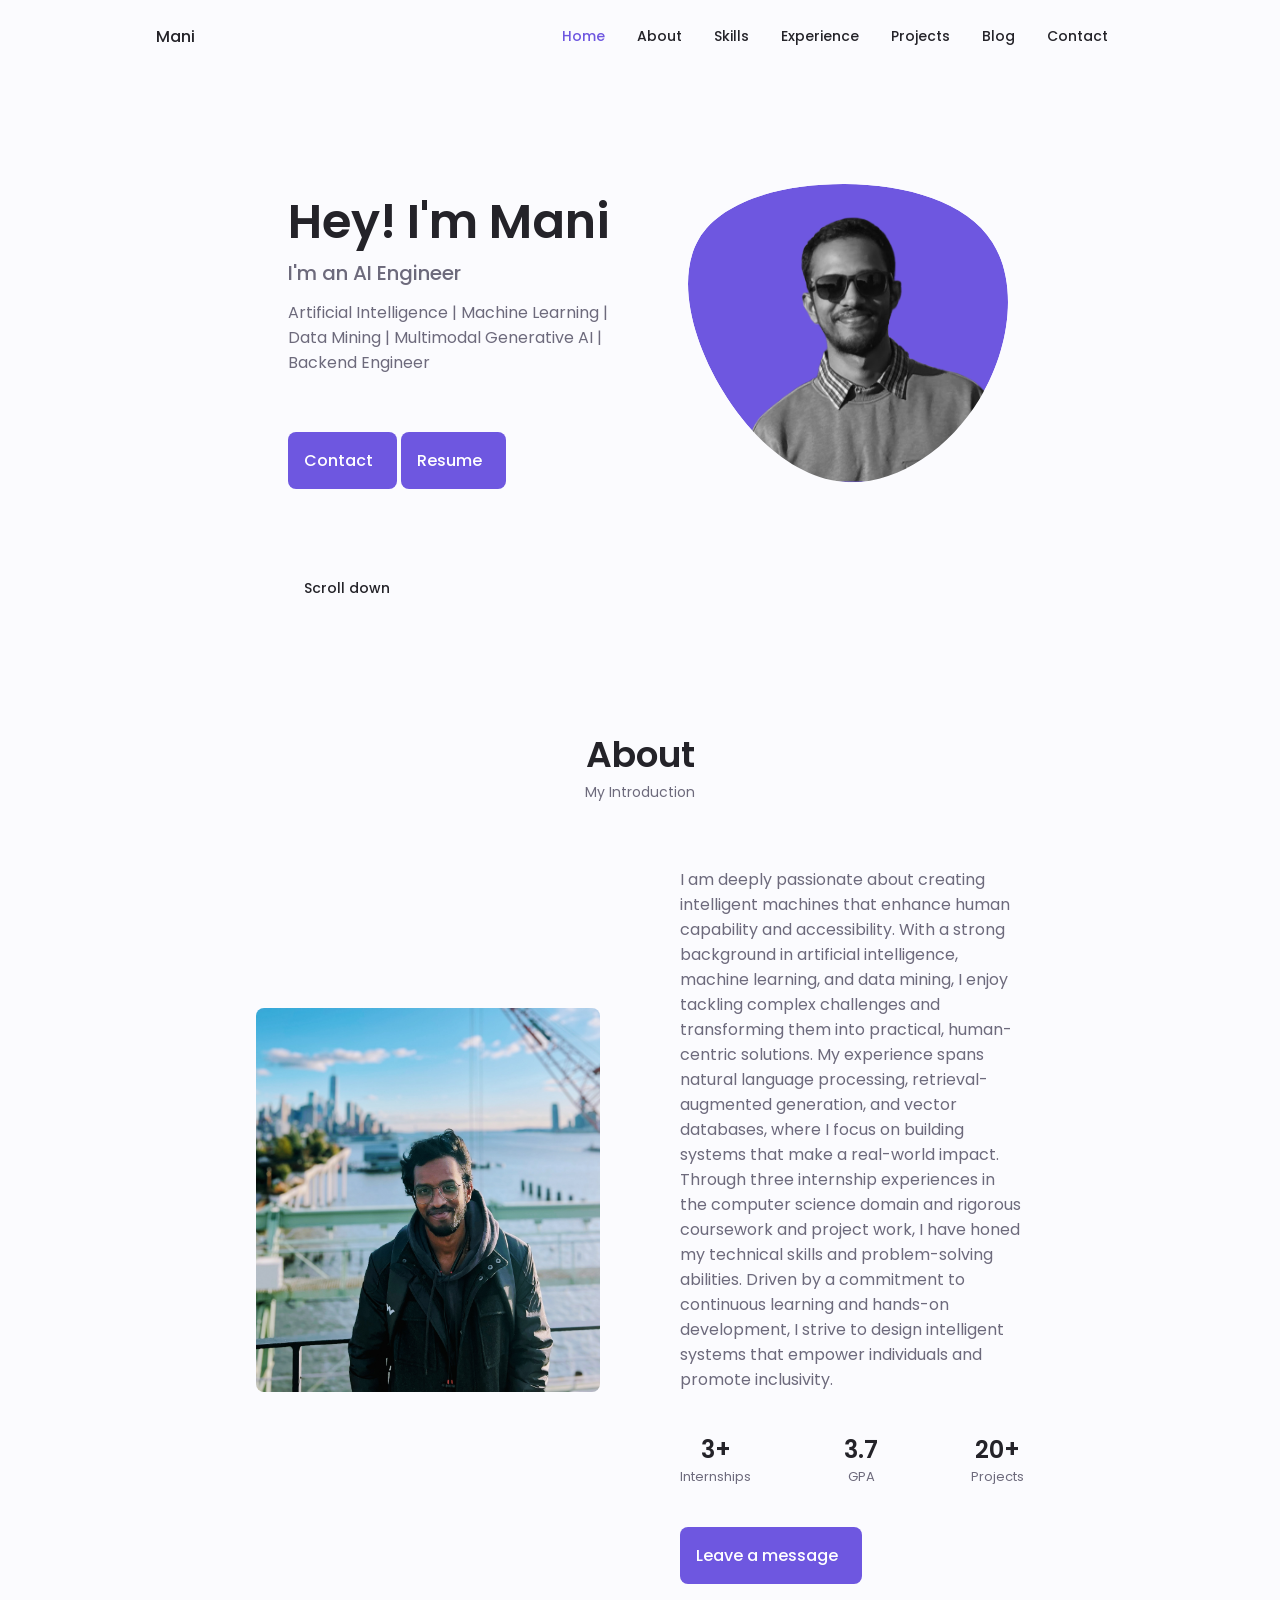
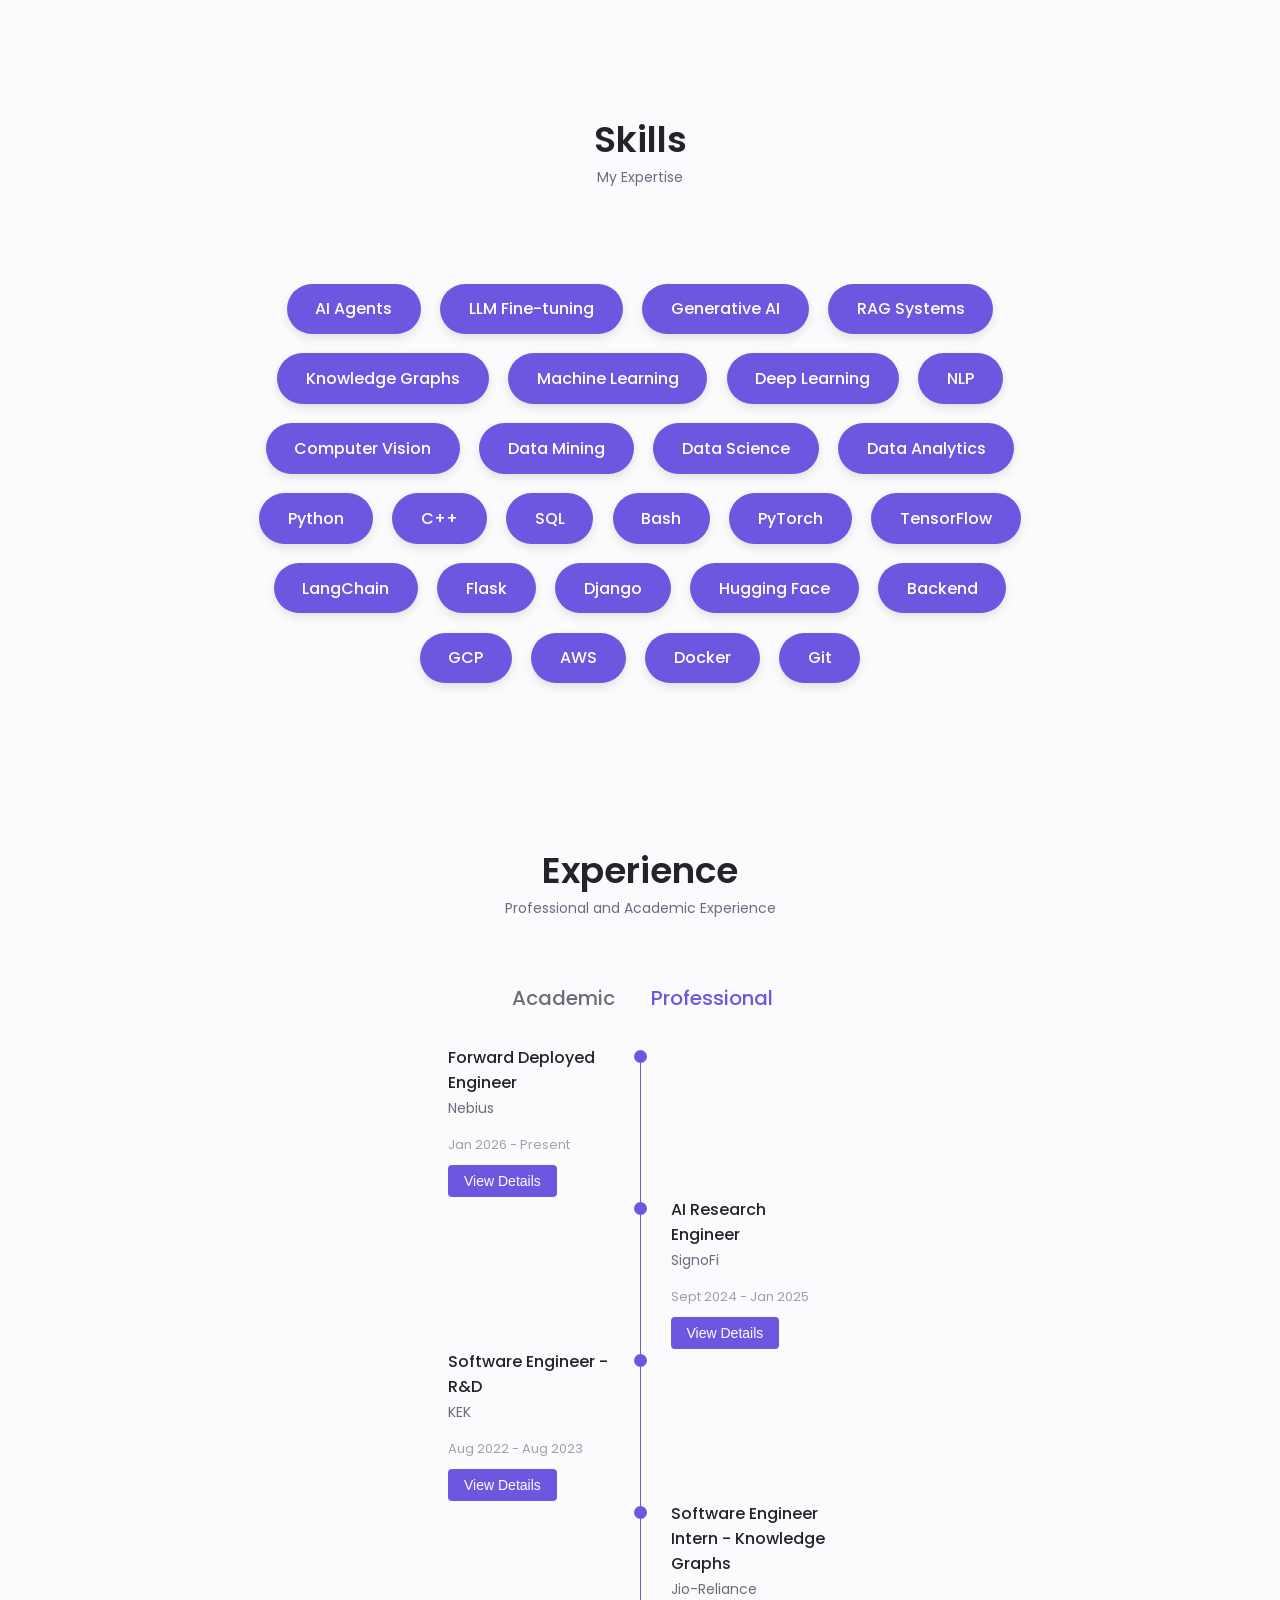
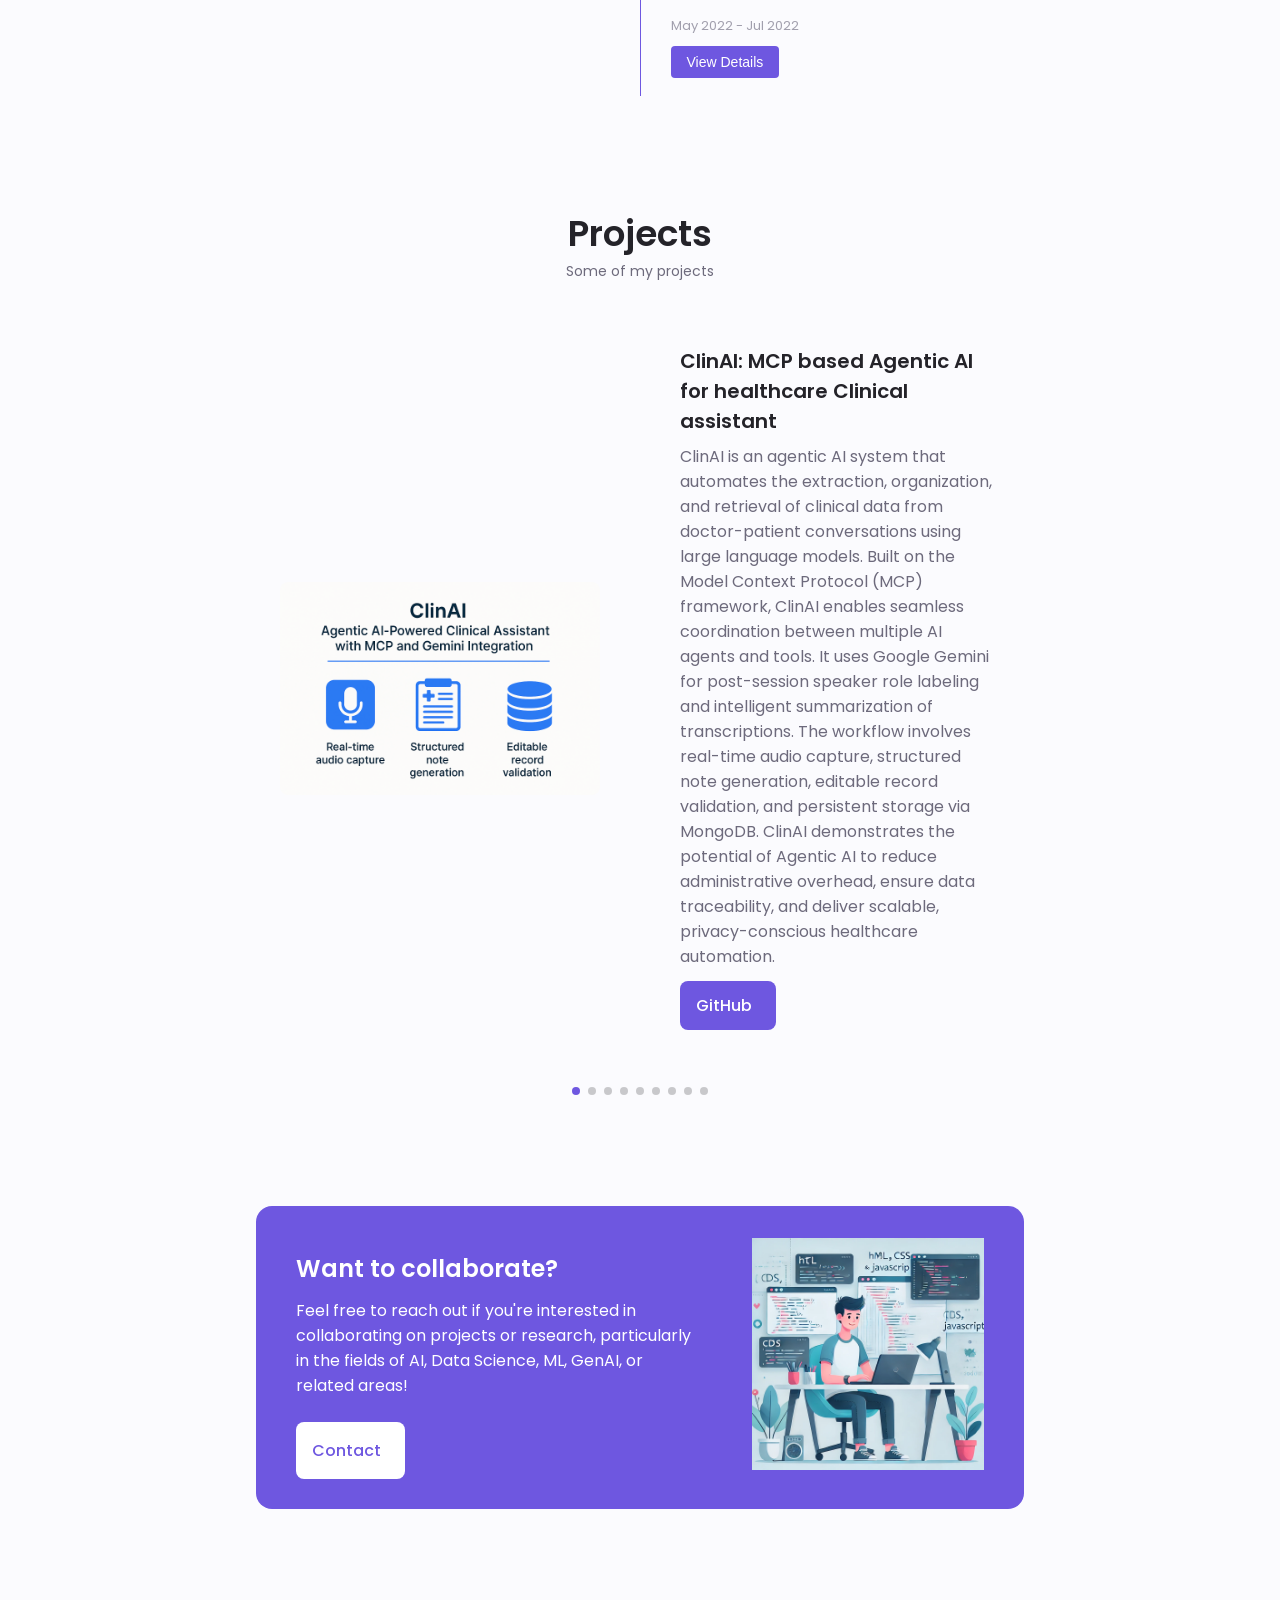
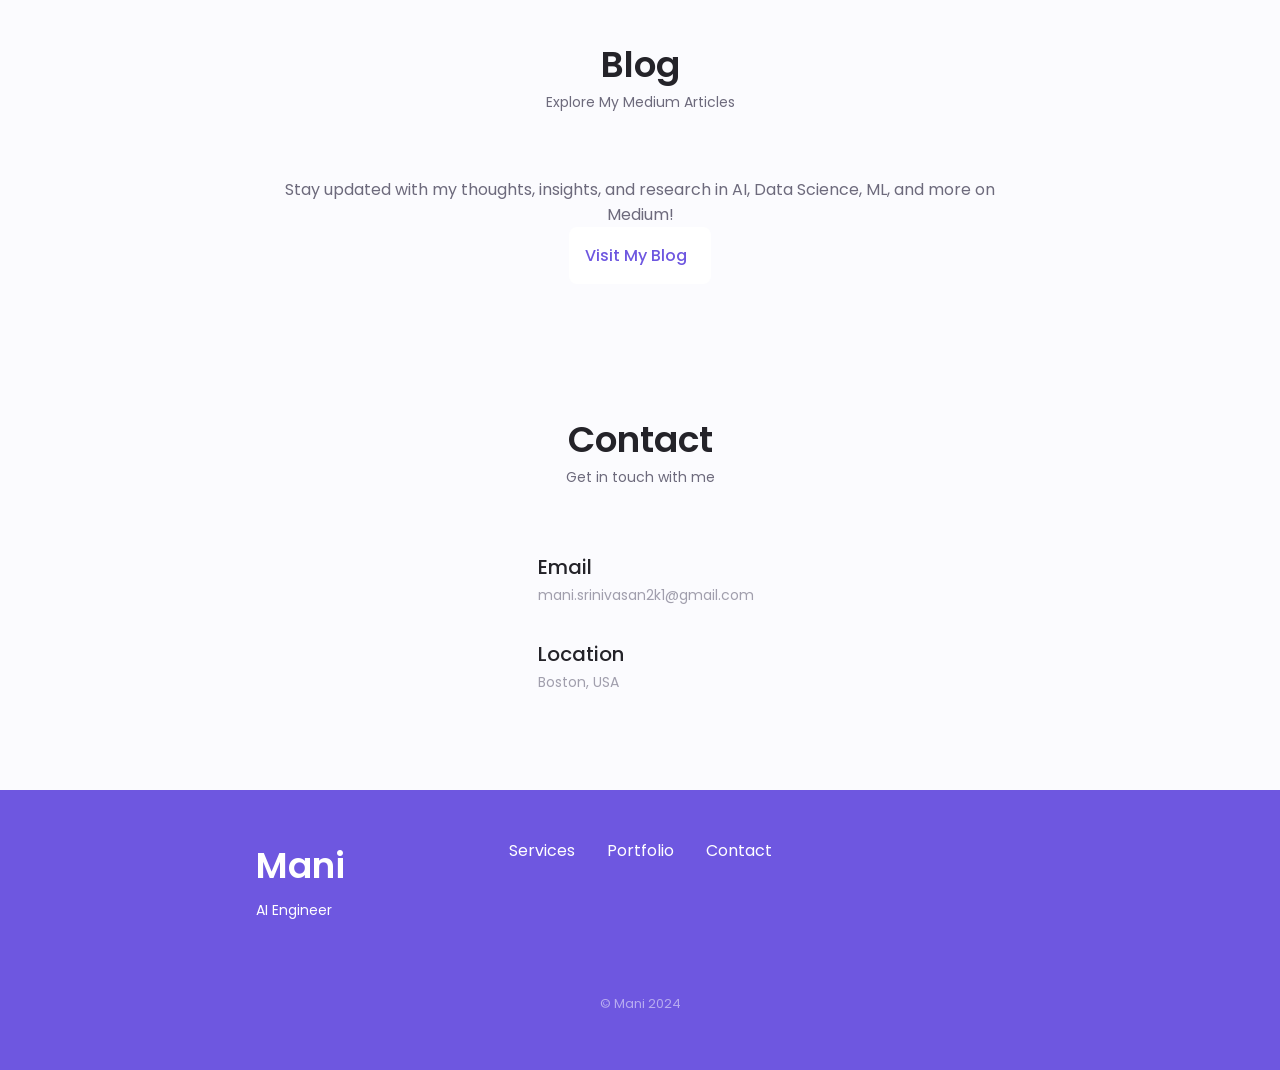
<file: index.html>
<!DOCTYPE html>
<html lang="en">
<head>
    <meta charset="UTF-8">
    <meta name="viewport" content="width=device-width, initial-scale=1.0">
    <meta name="keywords" content="Manikantan Srinivasan, Manikantan GitHub, mani-ai github, mani-ai GitHub, 
    mani-ai, Mani, Manikantan S, mani, Artificial Intelligence, AI, Deep Learning, Machine Learning, DL, ML, 
    Web, web, app, developer, github, git, projects, tutorials, keywords, seo, artificial intelligence, Generative AI, Reinforcement Learning, deep learning, machine learning, 
    dl, ml, deeplearning, machinelearning, DeepLearning, MachineLearning, Cybersecurity, cybersecurity, research, machine learning USA, ML india, AI Boston, AI USA, ML Boston,
    India, R&D, Mani, Srinivasan, ManAI">
    <meta name="author" content="Manikantan Srinivasan">
    <meta name="description" content="Hey there! I'm Mani. I'm an AI grad student in Boston.">

    <link rel="icon" href="./assets/img/favicon.png">
    <link rel="stylesheet" href="https://unicons.iconscout.com/release/v3.0.6/css/line.css">
    <link rel="stylesheet" href="./assets/css/swiper-bundle.min.css">
    <link rel="stylesheet" href="./assets/css/styles.css">

    <title>Mani - AI GRAD STUDENT | Portfolio</title>

    <style>
        /* Experience Modal Styles */
        .experience__details-btn {
            padding: 8px 16px;
            background-color: var(--first-color);
            color: white;
            border: none;
            border-radius: 4px;
            cursor: pointer;
            font-size: 14px;
            margin-top: 10px;
            transition: background-color 0.3s;
        }

        .experience__details-btn:hover {
            background-color: var(--first-color-alt);
        }

        .experience__modal {
            display: none;
            position: fixed;
            z-index: 1000;
            left: 0;
            top: 0;
            width: 100%;
            height: 100%;
            background-color: rgba(0, 0, 0, 0.5);
        }

        .experience__modal-content {
            background-color: white;
            margin: 15% auto;
            padding: 20px;
            border-radius: 8px;
            width: 80%;
            max-width: 600px;
            position: relative;
            box-shadow: 0 4px 6px rgba(0, 0, 0, 0.1);
        }

        .experience__modal-close {
            position: absolute;
            right: 20px;
            top: 10px;
            font-size: 28px;
            font-weight: bold;
            cursor: pointer;
            color: #666;
        }

        .experience__modal-close:hover {
            color: #333;
        }

        .experience__modal h3 {
            margin-top: 0;
            color: #333;
            margin-bottom: 15px;
        }

        .experience__modal p {
            color: #444;
            line-height: 1.6;
            margin-bottom: 8px;
        }

        .experience__modal ul {
            list-style-type: disc;
            margin-left: 20px;
            color: #444;
        }

        .experience__modal li {
            margin-bottom: 8px;
            line-height: 1.4;
        }
    </style>
</head>
<body>
    <header class="header" id="header">
        <nav class="nav container">
            <a href="#" class="nav__logo"><i class="uil uil-circle"></i> Mani</a>

            <div class="nav__menu" id="nav-menu">
                <ul class="nav__list grid">
                    <li class="nav__item">
                        <a href="#home" class="nav__link active-link">
                            <i class="uil uil-estate nav__icon"></i> Home
                        </a>
                    </li>

                    <li class="nav__item">
                        <a href="#about" class="nav__link">
                            <i class="uil uil-user nav__icon"></i> About
                        </a>
                    </li>

                    <li class="nav__item">
                        <a href="#skills" class="nav__link">
                            <i class="uil uil-chart-pie-alt nav__icon"></i> Skills
                        </a>
                    </li>

                    <li class="nav__item">
                        <a href="#experience" class="nav__link">
                            <i class="uil uil-briefcase-alt nav__icon"></i> Experience
                        </a>
                    </li>

                    <li class="nav__item">
                        <a href="#portfolio" class="nav__link">
                            <i class="uil uil-scenery nav__icon"></i> Projects
                        </a>
                    </li>

                    <li class="nav__item">
                        <a href="#blog" class="nav__link">
                            <i class="uil uil-blogger-alt nav__icon"></i> Blog
                        </a>
                    </li>

                    <li class="nav__item">
                        <a href="#contact" class="nav__link">
                            <i class="uil uil-message nav__icon"></i> Contact
                        </a>
                    </li>
                </ul>
                
                <i class="uil uil-times nav__close" id="nav-close"></i>
            </div>

            <div class="nav__btns">
                <i class="uil uil-moon change-theme" id="theme-button"></i>

                <div class="nav__toggle" id="nav-toggle">
                    <i class="uil uil-apps"></i>
                </div>
            </div>
        </nav>
    </header>

    <main class="main">
        <section class="home section" id="home">
            <div class="home__container container grid">
                <div class="home__content grid">
                    <div class="home__social">
                        <a href="https://www.linkedin.com/in/manikantan2001/" target="_blank" class="home__social-icon">
                            <i class="uil uil-linkedin-alt"></i>
                        </a>

                        <a href="https://github.com/mani2001" target="_blank" class="home__social-icon">
                            <i class="uil uil-github-alt"></i>
                        </a>
                    </div>

                    <div class="home__img">
                        <svg class="home__blob" ViewBox="0 0 200 187">
                            <mask id="mask0" mask-type="alpha">
                                <path d="M190.312 36.4879C206.582 62.1187 201.309 102.826 182.328 134.186C163.346 165.547 
                                130.807 187.559 100.226 186.353C69.6454 185.297 41.0228 161.023 21.7403 129.362C2.45775 
                                97.8511 -7.48481 59.1033 6.67581 34.5279C20.9871 10.1032 59.7028 -0.149132 97.9666 
                                0.00163737C136.23 0.303176 174.193 10.857 190.312 36.4879Z"/>
                            </mask>
                            <g mask="url(#mask0)">
                                <path d="M190.312 36.4879C206.582 62.1187 201.309 102.826 182.328 134.186C163.346 
                                165.547 130.807 187.559 100.226 186.353C69.6454 185.297 41.0228 161.023 21.7403 
                                129.362C2.45775 97.8511 -7.48481 59.1033 6.67581 34.5279C20.9871 10.1032 59.7028 
                                -0.149132 97.9666 0.00163737C136.23 0.303176 174.193 10.857 190.312 36.4879Z"/>

                                <image class="home__blob-img" x="25" y="18" xlink:href="./assets/img/mani.png"/>
                            </g>
                        </svg>
                    </div>

                    <div class="home__data">
                        <h1 class="home__title">Hey! I'm Mani</h1>
                        <h3 class="home__subtitle">I'm an AI Engineer</h3>
                        <p class="home__description">
                            Artificial Intelligence | Machine Learning | Data Mining | Multimodal Generative AI | Backend Engineer <br><br>
                        </p>
                        <a href="#contact" class="button button--flex">
                            Contact <i class="uil uil-message button__icon"></i>
                        </a>
                        <a href="assets/img/resume.pdf" target="_blank" class="button button--flex">
                            Resume <i class="uil uil-file-download button__icon"></i>
                        </a>
                    </div>
                </div>

                <div class="home__scroll">
                    <a href="#about" class="home__scroll-button button--flex">
                        <i class="uil uil-mouse-alt home__scroll-mouse"></i>
                        <span class="home__scroll-name">Scroll down</span>
                        <i class="uil uil-arrow-down home__scroll-arrow"></i>
                    </a>
                </div>
            </div>
        </section>

        <section class="about section" id="about">
            <h2 class="section__title">About</h2>
            <span class="section__subtitle">My Introduction</span>

            <div class="about__container container grid">
                <img src="./assets/img/mani2.JPG" alt="Mani" class="about__img">

                <div class="about__data">
                    <p class="about__description">
                        I am deeply passionate about creating intelligent machines that enhance human capability and accessibility. With a strong background in artificial intelligence, machine learning, and data mining, I enjoy tackling complex challenges and transforming them into practical, human-centric solutions. My experience spans natural language processing, retrieval-augmented generation, and vector databases, where I focus on building systems that make a real-world impact. Through three internship experiences in the computer science domain and rigorous coursework and project work, I have honed my technical skills and problem-solving abilities. Driven by a commitment to continuous learning and hands-on development, I strive to design intelligent systems that empower individuals and promote inclusivity.
                    </p>

                    <div class="about__info">
                        <div>
                            <span class="about__info-title">3+</span>
                            <span class="about__info-name">Internships</span>
                        </div>

                        <div>
                            <span class="about__info-title">3.7</span>
                            <span class="about__info-name">GPA</span>
                        </div>

                        <div>
                            <span class="about__info-title">20+</span>
                            <span class="about__info-name">Projects</span>
                        </div>
                    </div>

                    <div class="about__buttons">
                        <a href="#contact" class="button button--flex">
                            Leave a message <i class="uil uil-comment-download button__icon"></i>
                        </a>
                    </div>
                </div>
            </div>
        </section>

        <section class="skills section" id="skills">
            <h2 class="section__title">Skills</h2>
            <span class="section__subtitle">My Expertise</span>

            <div class="skills__container container">
                <div class="skills__bubble-wrapper">
                    <div class="skill__bubble">AI Agents</div>
                    <div class="skill__bubble">LLM Fine-tuning</div>
                    <div class="skill__bubble">Generative AI</div>
                    <div class="skill__bubble">RAG Systems</div>
                    <div class="skill__bubble">Knowledge Graphs</div>
                    <div class="skill__bubble">Machine Learning</div>
                    <div class="skill__bubble">Deep Learning</div>
                    <div class="skill__bubble">NLP</div>
                    <div class="skill__bubble">Computer Vision</div>

                    <div class="skill__bubble">Data Mining</div>
                    <div class="skill__bubble">Data Science</div>
                    <div class="skill__bubble">Data Analytics</div>

                    <div class="skill__bubble">Python</div>
                    <div class="skill__bubble">C++</div>
                    <div class="skill__bubble">SQL</div>
                    <div class="skill__bubble">Bash</div>

                    <div class="skill__bubble">PyTorch</div>
                    <div class="skill__bubble">TensorFlow</div>
                    <div class="skill__bubble">LangChain</div>
                    <div class="skill__bubble">Flask</div>
                    <div class="skill__bubble">Django</div>
                    <div class="skill__bubble">Hugging Face</div>

                    <div class="skill__bubble">Backend</div>
                    <div class="skill__bubble">GCP</div>
                    <div class="skill__bubble">AWS</div>
                    <div class="skill__bubble">Docker</div>
                    <div class="skill__bubble">Git</div>
                </div>
            </div>
        </section>

        <section class="qualification section" id="experience">
            <h2 class="section__title">Experience</h2>
            <span class="section__subtitle">Professional and Academic Experience</span>

            <div class="qualification__container container">
                <div class="qualification__tabs">
                    <div class="qualification__button button--flex" data-target="#education">
                        <i class="uil uil-graduation-cap qualification__icon"></i>
                        Academic
                    </div>

                    <div class="qualification__button button--flex qualification__active" data-target="#work">
                        <i class="uil uil-briefcase-alt qualification__icon"></i>
                        Professional
                    </div>
                </div>

                <div class="qualification__sections">
                    <div class="qualification__content" data-content id="education">
                        <div class="qualification__data">
                            <div>
                                <h3 class="qualification__title">Teaching Assistant for CS6220 Data Mining</h3>
                                <span class="qualification__subtitle">Khoury College of Computer Sciences, Northeastern University</span>
                                <div class="qualification__calendar">
                                    <i class="uil uil-calendar-alt"></i>
                                    2025 
                                </div>
                                <button class="experience__details-btn" onclick="showExperienceModal('ta')">View Details</button>
                            </div>

                            <div>
                                <span class="qualification__rounder"></span>
                                <span class="qualification__line"></span>
                            </div>
                        </div>
                        
                        <div class="qualification__data">
                            <div></div>

                            <div>
                                <span class="qualification__rounder"></span>
                                <span class="qualification__line"></span>
                            </div>

                            <div>
                                <h3 class="qualification__title">MS in Artificial Intelligence</h3>
                                <span class="qualification__subtitle">Foundations of AI, LLMs, Algorithms, Machine Learning | Northeastern University |Boston, USA</span>
                                <div class="qualification__calendar">
                                    <i class="uil uil-calendar-alt"></i>
                                    2023-Present
                                </div>
                                <button class="experience__details-btn" onclick="showExperienceModal('masters')">View Details</button>
                            </div>
                        </div>

                        <div class="qualification__data">
                            <div>
                                <h3 class="qualification__title">BTech in Computer Science (Spz AI&ML)</h3>
                                <span class="qualification__subtitle">Software Engineering, NLP, AI, ML, Data Mining, OOP | UPES | Dehradun, India</span>
                                <div class="qualification__calendar">
                                    <i class="uil uil-calendar-alt"></i>
                                    2019-2023
                                </div>
                                <button class="experience__details-btn" onclick="showExperienceModal('btech')">View Details</button>
                            </div>

                            <div>
                                <span class="qualification__rounder"></span>
                            </div>
                        </div>
                    </div>

                    <div class="qualification__content qualification__active" data-content id="work">
                        <div class="qualification__data">
                            <div>
                                <h3 class="qualification__title">Forward Deployed Engineer</h3>
                                <span class="qualification__subtitle">Nebius</span>
                                <div class="qualification__calendar">
                                    <i class="uil uil-calendar-alt"></i>
                                    Jan 2026 - Present
                                </div>
                                <button class="experience__details-btn" onclick="showExperienceModal('nebius')">View Details</button>
                            </div>

                            <div>
                                <span class="qualification__rounder"></span>
                                <span class="qualification__line"></span>
                            </div>
                        </div>

                        <div class="qualification__data">
                            <div></div>

                            <div class="qualification__time">
                                <span class="qualification__rounder"></span>
                                <span class="qualification__line"></span>
                            </div>

                            <div>
                                <h3 class="qualification__title">AI Research Engineer</h3>
                                <span class="qualification__subtitle">SignoFi</span>
                                <div class="qualification__calendar">
                                    <i class="uil uil-calendar-alt"></i>
                                    Sept 2024 - Jan 2025
                                </div>
                                <button class="experience__details-btn" onclick="showExperienceModal('signofi')">View Details</button>
                            </div>
                        </div>
                        
                        <div class="qualification__data">
                            <div>
                                <h3 class="qualification__title">Software Engineer - R&amp;D</h3>
                                <span class="qualification__subtitle">KEK</span>
                                <div class="qualification__calendar">
                                    <i class="uil uil-calendar-alt"></i>
                                    Aug 2022 - Aug 2023
                                </div>
                                <button class="experience__details-btn" onclick="showExperienceModal('kek')">View Details</button>
                            </div>

                            <div>
                                <span class="qualification__rounder"></span>
                                <span class="qualification__line"></span>
                            </div>
                        </div>

                        <div class="qualification__data">
                            <div></div>

                            <div class="qualification__time">
                                <span class="qualification__rounder"></span>
                                <span class="qualification__line"></span>
                            </div>

                            <div>
                                <h3 class="qualification__title">Software Engineer Intern - Knowledge Graphs</h3>
                                <span class="qualification__subtitle">Jio-Reliance</span>
                                <div class="qualification__calendar">
                                    <i class="uil uil-calendar-alt"></i>
                                    May 2022 - Jul 2022
                                </div>
                                <button class="experience__details-btn" onclick="showExperienceModal('jio')">View Details</button>
                            </div>
                        </div>
                    </div>
                </div>
            </div>
        </section>

        <section class="portfolio section" id="portfolio">
            <h2 class="section__title">Projects</h2>
            <span class="section__subtitle">Some of my projects</span>

            <div class="portfolio__container container swiper-container">
                <div class="swiper-wrapper">
                    <div class="portfolio__content grid swiper-slide">
                        <img src="./assets/img/clinai1.png" alt="Clinical AI assistant" class="portfolio__img">

                        <div class="portfolio__data">
                            <h3 class="portfolio__title">ClinAI: MCP based Agentic AI for healthcare Clinical assistant</h3>
                            <p class="portfolio__description">ClinAI is an agentic AI system that automates the extraction, organization, and retrieval of clinical data from doctor-patient conversations using large language models. Built on the Model Context Protocol (MCP) framework, ClinAI enables seamless coordination between multiple AI agents and tools. It uses Google Gemini for post-session speaker role labeling and intelligent summarization of transcriptions. The workflow involves real-time audio capture, structured note generation, editable record validation, and persistent storage via MongoDB. ClinAI demonstrates the potential of Agentic AI to reduce administrative overhead, ensure data traceability, and deliver scalable, privacy-conscious healthcare automation.</p>
                            <a href="https://github.com/mani2001/clinai-agent" class="button button--flex button--small portfolio__button">
                                GitHub
                                <i class="uil uil-arrow-right button__icon"></i>
                            </a>
                        </div>
                    </div>

                    <div class="portfolio__content grid swiper-slide">
                        <img src="./assets/img/machine_unlearning.png" alt="Machine Unlearning" class="portfolio__img">

                        <div class="portfolio__data">
                            <h3 class="portfolio__title">Machine Unlearning: Erasing concepts from LLMs</h3>
                            <p class="portfolio__description">In this project, we aim to enable large language models to selectively forget specific information without requiring full retraining. We compare three different approaches — LoRA-based fine-tuning, guardrailing using LLaMA-Guard, and Sparse Autoencoder (SAE)-based unlearning — to assess their effectiveness in targeted forgetting. The workflow includes curated dataset preparation, parameter-efficient training, evaluation through perplexity and retention metrics, and runtime safety checks. This work highlights practical, scalable techniques for efficient and legally compliant machine unlearning.</p>
                            <a href="https://github.com/mani2001/Machine-Unlearning" class="button button--flex button--small portfolio__button">
                                GitHub
                                <i class="uil uil-arrow-right button__icon"></i>
                            </a>
                        </div>
                    </div>

                    <div class="portfolio__content grid swiper-slide">
                        <img src="./assets/img/Blindsight.png" alt="BlindSight image" class="portfolio__img">

                        <div class="portfolio__data">
                            <h3 class="portfolio__title">BlindSight: AI-Powered Voice-Driven File Navigation for the Visually Impaired</h3>
                            <p class="portfolio__description">BlindSight is our innovative approach to making computer systems more accessible and intuitive for individuals with complete or partial visual impairment. Using just a single key, users can navigate the operating system and perform essential tasks like text-file editing and OS manipulation (e.g., changing directories, listing files, creating folders, etc.). Our mission is to foster inclusivity in the tech space and empower individuals with disabilities by providing them with tools for equal representation in the digital world.</p>
                            <a href="https://github.com/mani2001/BlindSight" class="button button--flex button--small portfolio__button">
                                GitHub
                                <i class="uil uil-arrow-right button__icon"></i>
                            </a>
                        </div>
                    </div>

                    <div class="portfolio__content grid swiper-slide">
                        <img src="./assets/img/grading_assistant.png" alt="AI Grading Assistant" class="portfolio__img">

                        <div class="portfolio__data">
                            <h3 class="portfolio__title">AI-Powered Grading Assistant</h3>
                            <p class="portfolio__description">
                                In this project, we develop an AI-powered grading assistant designed to automate score prediction and feedback generation for short answers. The system fine-tunes RoBERTa for numerical score prediction and BART for detailed feedback generation using parameter-efficient LoRA methods. The training process involves curated dataset preparation, hyperparameter tuning, and evaluation using metrics such as RMSE, Pearson correlation, and ROUGE scores. This work demonstrates how fine-tuned transformer models can streamline grading tasks by delivering accurate, explainable assessments at scale.
                            </p>
                            <a href="https://github.com/mani2001/FineTuningProjectNLP" class="button button--flex button--small portfolio__button">
                                GitHub
                                <i class="uil uil-arrow-right button__icon"></i>
                            </a>
                        </div>
                    </div>

                    <div class="portfolio__content grid swiper-slide">
                        <img src="./assets/img/anakinBreakingBad.png" alt="RL Game image" class="portfolio__img">

                        <div class="portfolio__data">
                            <h3 class="portfolio__title">Anakin Breaking Bad</h3>
                            <p class="portfolio__description">
                                Developed a fun game based on Star Wars. Used Reinforcement learning techniques like value iteration, Natural language processing, Text similarity and Pygame. Do check it out and give suggestions!
                            </p>
                            <a href="https://github.com/Mani676901/ANAKIN_BREAKING_BAD" class="button button--flex button--small portfolio__button">
                                GitHub
                                <i class="uil uil-arrow-right button__icon"></i>
                            </a>
                        </div>
                    </div>

                    <div class="portfolio__content grid swiper-slide">
                        <img src="./assets/img/VAE_DCGAN.png" alt="VAE_GAN" class="portfolio__img">

                        <div class="portfolio__data">
                            <h3 class="portfolio__title">DCGAN vs VAE - A comparison for Image Generation</h3>
                            <p class="portfolio__description">
                                This project explores Deep Convolutional Generative Adversarial Networks (DC-
                                GANs) and Variational Autoencoders (VAEs) by developing and comparing them
                                with the CIFAR-10 dataset. Utilizing the PyTorch library, these models are built
                                from scratch to generate and reconstruct images. The study evaluates their perfor-
                                mance using the Inception score (IS) and the Fréchet Inception Distance (FID).
                            </p>
                            <a href="assets/img/ML_project-1.pdf" target="_blank" class="button button--flex button--small portfolio__button">
                                View Paper
                                <i class="uil uil-arrow-right button__icon"></i>
                            </a>
                        </div>
                    </div>

                    <div class="portfolio__content grid swiper-slide">
                        <img src="./assets/img/memory.png" alt="Memory icon" class="portfolio__img">

                        <div class="portfolio__data">
                            <h3 class="portfolio__title">Memory Companion</h3>
                            <p class="portfolio__description">
                                MemoryCompanion is a tool for people suffering with Mild Cognitive Impairment (MCI), a condition in which users face memory or thinking related problems but not to the point that it affects their daily activities. These people tend to miss social events, forget appointments and have issues with remembering names or conversations with other people. MemoryCompanion helps these people keep track of conversations, names, tasks to do and much more!
                            </p>
                            <a href="https://github.com/mani2001/MemoryCompanion" class="button button--flex button--small portfolio__button">
                                GitHub
                                <i class="uil uil-arrow-right button__icon"></i>
                            </a>
                        </div>
                    </div>

                    <div class="portfolio__content grid swiper-slide">
                        <img src="./assets/img/scd.png" alt="Stock bot icon" class="portfolio__img">

                        <div class="portfolio__data">
                            <h3 class="portfolio__title">Surface Crack Detection</h3>
                            <p class="portfolio__description">Built a surface crack detection web-app with a lightweight custom CNN to help civil inspectors inspect concrete surface quality in earthquake prone areas.</p>
                            <a href="https://github.com/mani2001/Surface_Crack_Detection" class="button button--flex button--small portfolio__button">
                                GitHub
                                <i class="uil uil-arrow-right button__icon"></i>
                            </a>
                        </div>
                    </div>

                    <div class="portfolio__content grid swiper-slide">
                        <img src="./assets/img/RL_techniques.png" alt="" class="portfolio__img">

                        <div class="portfolio__data">
                            <h3 class="portfolio__title">Agent Navigation using reinforcement algorithms (comparative study)</h3>
                            <p class="portfolio__description">Reinforcement learning has been widely used as a learning mechanism for an artificial life system. I built a project that compares path planning algorithms like Q- learning, SARSA, DQL (Path planning via deep reinforcement learning is an end-to-end method) in terms of optimality and time taken. I also visualize the path planned by each one of them using simple graphics.</p>
                            <a href="https://github.com/mani2001/Agent-Navigation-using-reinforcement-learning" class="button button--flex button--small portfolio__button">
                                GitHub
                                <i class="uil uil-arrow-right button__icon"></i>
                            </a>
                        </div>
                    </div>
                </div>

                <div class="swiper-button-next">
                    <i class="uil uil-angle-right-b swiper-portfolio-icon"></i>
                </div>
                <div class="swiper-button-prev">
                    <i class="uil uil-angle-left-b swiper-portfolio-icon"></i>
                </div>

                <div class="swiper-pagination"></div>
            </div>
        </section>

        <section class="project section">
            <div class="project__bg">
                <div class="project__container container grid">
                    <div class="project__data">
                        <h2 class="project__title">Want to collaborate?</h2>
                        <p class="project__description">   
                            Feel free to reach out if you're interested in collaborating on projects or research, particularly in the fields of AI, Data Science, ML, GenAI, or related areas!
                        </p>
                        <a href="#contact" class="button button--flex button--white" style="margin-bottom: 30px;">
                            Contact
                            <i class="uil uil-message button__icon"></i>
                        </a>
                    </div>

                    <img src="./assets/img/contact.png" alt="Web Development vector art taken from internet symbolizing services that I do. Credits to original author" class="project__img">
                </div>
            </div>
        </section>

        <section class="blog section" id="blog">
            <h2 class="section__title">Blog</h2>
            <span class="section__subtitle">Explore My Medium Articles</span>
            <div class="blog__container container grid">
                <div class="blog__data">
                    <p class="blog__description">
                        Stay updated with my thoughts, insights, and research in AI, Data Science, ML, and more on Medium!
                    </p>
                    <a href="https://medium.com/@manikantan.srinivasan2001" target="_blank" class="button button--flex button--white">
                        Visit My Blog
                        <i class="uil uil-arrow-right button__icon"></i>
                    </a>
                </div>
            </div>
        </section>

        <section class="contact section" id="contact">
            <h2 class="section__title">Contact</h2>
            <span class="section__subtitle">Get in touch with me</span>

            <div class="contact__container container grid">
                <div>
                    <div class="contact__information">
                        <i class="uil uil-envelope contact__icon"></i>
                        <div>
                            <h3 class="contact__title">Email</h3>
                            <span class="contact__subtitle">mani.srinivasan2k1@gmail.com</span>
                        </div>
                    </div>

                    <div class="contact__information">
                        <i class="uil uil-map-marker contact__icon"></i>
                        <div>
                            <h3 class="contact__title">Location</h3>
                            <span class="contact__subtitle">Boston, USA</span>
                        </div>
                    </div>
                </div>
            </div>
        </section>
    </main>

    <footer class="footer">
        <div class="footer__bg">
            <div class="footer__container container grid">
                <div>
                    <h1 class="footer__title">Mani</h1>
                    <span class="footer__subtitle">AI Engineer</span>
                </div>

                <ul class="footer__links">
                    <li>
                        <a href="#services" class="footer__link">Services</a>
                    </li>
                    <li>
                        <a href="#portfolio" class="footer__link">Portfolio</a>
                    </li>
                    <li>
                        <a href="#contact" class="footer__link">Contact</a>
                    </li>
                </ul>

                <div class="footer__socials">
                    <a href="https://www.github.com/mani2001" target="_blank" class="footer__social">
                        <i class="uil uil-github-alt"></i>
                    </a>
                    <a href="https://www.linkedin.com/in/manikantan2001/" target="_blank" class="footer__social">
                        <i class="uil uil-linkedin-alt"></i>
                    </a>
                </div>
            </div>

            <p class="footer__copy">&#169; Mani 2024</p>
        </div>
    </footer>

    <a href="#" class="scrollup" id="scroll-top">
        <i class="uil uil-arrow-up scrollup__icon"></i>
    </a>

    <script src="./assets/js/swiper-bundle.min.js"></script>
    <script src="./assets/js/main.js"></script>

    <!-- Experience Modals -->
    <div id="nebius-modal" class="experience__modal">
        <div class="experience__modal-content">
            <span class="experience__modal-close" onclick="hideExperienceModal('nebius')">&times;</span>
            <h3>Forward Deployed Engineer</h3>
            <p><strong>Nebius</strong> | Jan 2026 – Present | New York City, NY</p>
            <ul>
                <li>Drove enterprise adoption of Tavily, Nebius’s AI search product, converting 40+ enterprise clients into paying customers and contributing to $1M+ in revenue by enabling production integrations and resolving technical adoption barriers.</li>
                <li>Architected and deployed agentic automation pipelines using Claude Agent SDK, LangGraph orchestration, and frontier OpenAI models, integrating with HubSpot CRM and Omni analytics, reducing client response times by 20% and automating internal support workflows.</li>
                <li>Evangelized Tavily’s AI search capabilities across enterprise ecosystems, presenting at multiple AI conferences and industry events and hosting technical webinars, while collaborating with partnerships, customer success, and product teams to engage engineers from organizations such as JPMorgan Chase and IBM, generating 500+ enterprise leads.</li>
                <li>Diagnosed and resolved 50+ production issues with core engineering teams using Python, FastAPI, MongoDB, and Snowflake, delivering bug fixes and feature improvements. Improved platform reliability and accelerated enterprise deployments.</li>
                <li>Benchmarked open-source LLMs (e.g., GPT-OSS) by integrating Tavily Search into evaluation pipelines using SEAL-QA and BrowseComp datasets.</li>
            </ul>
        </div>
    </div>

    <div id="signofi-modal" class="experience__modal">
        <div class="experience__modal-content">
            <span class="experience__modal-close" onclick="hideExperienceModal('signofi')">&times;</span>
            <h3>AI Research Engineer Intern</h3>
            <p>At SignoFi in Raleigh, USA (Sep 2024 – Jan 2025), I worked as an AI Research Engineer Intern where I pioneered an Agentic AI application leveraging Llama 70B and LangChain to retrieve balance sheet data from NoSQL databases, enabling interactive queries and computational analysis for over 50,000 public companies. I also applied Retrieval-Augmented Generation (RAG) and fine-tuning with adaptive chunking strategies to ground Llama 70B and 90B, boosting the Faithfulness score to 0.84 (84%) and enhancing contextual precision, recall, and relevancy (92%) in factual question answering. In addition, I architected a custom workflow on Google Cloud Platform (GCP) using virtual machines, Vertex AI, GCP Buckets, and multi-core GPUs to optimize operations at a portfolio management firm, achieving up to 20% in cost savings.</p>
        </div>
    </div>

    <div id="kek-modal" class="experience__modal">
        <div class="experience__modal-content">
            <span class="experience__modal-close" onclick="hideExperienceModal('kek')">&times;</span>
            <h3>Grid Computing Developer</h3>
            <p>Previously, at KEK in Tsukuba, Japan (Oct 2022 – Sep 2023), I served as a Grid Computing Developer for the prestigious BELLE-2 particle acceleration experiment. This international collaboration involved world-renowned laboratories such as Brookhaven, CERN, KEK, and over 127 institutions including Carnegie Mellon. I engineered innovative software tools that enabled physicists to execute experiments on over 10 PB of distributed data across global data centers. Additionally, I streamlined more than 50 issues on GitLab and JIRA by overhauling complex codebases and working closely with engineers from around the world to improve research efficiency and scalability.</p>
        </div>
    </div>

    <div id="jio-modal" class="experience__modal">
        <div class="experience__modal-content">
            <span class="experience__modal-close" onclick="hideExperienceModal('jio')">&times;</span>
            <h3>Software Engineer Intern</h3>
            <p>Earlier, during my time at Jio in Mumbai, India (Jun 2022 – Nov 2022), I interned as a Software Engineer in the Center of Excellence for AI & ML. I contributed to the development of the BrainOS platform, integrating 7+ verticals across Reliance Industries using knowledge graphs and predictive machine learning, achieving 86% accuracy and 0.79 precision across products like JioTV, Hydrocarbons, and JioMart. I built robust knowledge graphs by preprocessing raw data and implemented over 100 CRUD API functions using gRPC to efficiently query extensive NoSQL databases, using debugging tools to refine 1000+ functions. As part of a cross-functional initiative, I also helped develop a beta version of a user-user collaborative filtering recommendation system using Neo4j and custom graph functions, contributing to a 10% revenue boost for Jio Platforms.</p>
        </div>
    </div>

    <div id="ta-modal" class="experience__modal">
        <div class="experience__modal-content">
            <span class="experience__modal-close" onclick="hideExperienceModal('ta')">&times;</span>
            <h3>Teaching Assistant - Data Mining</h3>
            <p>As a Graduate Teaching Assistant for CS6220 Data Mining under Professor Dr. Sara Arunagiri, I was responsible for validating new assignment sets to ensure comprehensive coverage of key data mining concepts and coding practices. I actively engaged with students by answering technical queries on Microsoft Teams and Piazza, conducted office hours to provide in-depth explanations on a range of topics including classification, clustering, association rule mining, and data preprocessing, and played a key role in grading assignments and projects with a focus on evaluating both conceptual understanding and practical implementation. This role strengthened my expertise in data mining methodologies, algorithmic application, and student mentorship.</p>
        </div>
    </div>

    <div id="masters-modal" class="experience__modal">
        <div class="experience__modal-content">
            <span class="experience__modal-close" onclick="hideExperienceModal('masters')">&times;</span>
            <h3>MS in Artificial Intelligence - Northeastern University</h3>
            <ul>
                Courses Taken:
                <li>Foundations of AI</li>
                <li>Machine Learning</li>
                <li>Algorithms</li>
                <li>Natural Language Processing</li>
                <li>Large Language Models in depth</li>
                <li>Unsupervised Learning and Data Mining</li>
                <li>AI for Human Computer Interaction</li>
                <li>Research Focus: Large Language Models and Multimodal AI</li>
                <li>GPA: 3.7/4.0</li>
                <li>Expected Graduation: May 2025</li>
            </ul>
        </div>
    </div>

    <div id="btech-modal" class="experience__modal">
        <div class="experience__modal-content">
            <span class="experience__modal-close" onclick="hideExperienceModal('btech')">&times;</span>
            <h3>BTech in Computer Science - UPES</h3>
            <p>Skills: Creative Problem Solving · Algorithms · Machine Learning · C++ · Grid Computing · Java · Distributed Systems · Artificial Intelligence (AI) · Jira · Data Analysis · Object-Oriented Programming (OOP) · Supervised Learning · Data Structures · Natural Language Processing (NLP) · Software Development · Oral Communication · Python (Programming Language) · Databases</p>
        </div>
    </div>

    <script>
        function showModal(modalId) {
            const modal = document.getElementById(modalId);
            if (modal) {
                modal.style.display = 'block';
                document.body.style.overflow = 'hidden';
            }
        }

        function hideModal(modalId) {
            const modal = document.getElementById(modalId);
            if (modal) {
                modal.style.display = 'none';
                document.body.style.overflow = 'auto';
            }
        }

        function showExperienceModal(type) {
            const modalId = `${type}-modal`;
            showModal(modalId);
        }

        function hideExperienceModal(type) {
            const modalId = `${type}-modal`;
            hideModal(modalId);
        }

        document.addEventListener('click', function(event) {
            const modals = document.getElementsByClassName('experience__modal');
            Array.from(modals).forEach(modal => {
                if (event.target === modal) {
                    const modalId = modal.id;
                    const type = modalId.replace('-modal', '');
                    hideExperienceModal(type);
                }
            });
        });

        document.addEventListener('DOMContentLoaded', function() {
            const modalContents = document.getElementsByClassName('experience__modal-content');
            Array.from(modalContents).forEach(content => {
                content.addEventListener('click', function(event) {
                    event.stopPropagation();
                });
            });
        });
    </script>
</body>
</html>
</file>
<file: assets/css/styles.css>
/*========== GOOGLE FONTS ==========*/
@import url("https://fonts.googleapis.com/css2?family=Poppins:wght@400;500;600&display=swap");
/*==================== VARIABLES CSS ====================*/
:root {
  --header-height: 3rem;
  /*========== Colors ==========*/
  /* Change favorite color */
  --hue-color: 250;
  /*Purple 250 - Green 142 - Blue 230 - Pink 340*/
  /* HSL color mode */
  --first-color: hsl(var(--hue-color), 69%, 61%);
  --first-color-second: hsl(var(--hue-color), 69%, 61%);
  --first-color-alt: hsl(var(--hue-color), 57%, 53%);
  --first-color-lighter: hsl(var(--hue-color), 92%, 85%);
  --title-color: hsl(var(--hue-color), 8%, 15%);
  --text-color: hsl(var(--hue-color), 8%, 45%);
  --text-color-light: hsl(var(--hue-color), 8%, 65%);
  --input-color: hsl(var(--hue-color), 70%, 96%);
  --body-color: hsl(var(--hue-color), 60%, 99%);
  --container-color: #FFF;
  --scroll-bar-color: hsl(var(--hue-color), 12%, 90%);
  --scroll-thumb-color: hsl(var(--hue-color), 12%, 80%);
  /*========== Font and typography ==========*/
  --body-font: 'Poppins', sans-serif;
  --big-font-size: 2rem;
  --h1-font-size: 1.5rem;
  --h2-font-size: 1.25rem;
  --h3-font-size: 1.125rem;
  --normal-font-size: .938rem;
  --small-font-size: .813rem;
  --smaller-font-size: .75rem;
  /*========== Font weight ==========*/
  --font-medium: 500;
  --font-semi-bold: 600;
  /*========== Margenes Bottom ==========*/
  --mb-0-25: .25rem;
  --mb-0-5: .5rem;
  --mb-0-75: .75rem;
  --mb-1: 1rem;
  --mb-1-5: 1.5rem;
  --mb-2: 2rem;
  --mb-2-5: 2.5rem;
  --mb-3: 3rem;
  /*========== z index ==========*/
  --z-tooltip: 10;
  --z-fixed: 100;
  --z-modal: 1000;
}

@media screen and (min-width: 968px) {
  :root {
    --big-font-size: 3rem;
    --h1-font-size: 2.25rem;
    --h2-font-size: 1.5rem;
    --h3-font-size: 1.25rem;
    --normal-font-size: 1rem;
    --small-font-size: .875rem;
    --smaller-font-size: .813rem;
  }
}

/*========== Variables Dark theme ==========*/
body.dark-theme {
  /* HSL color mode */
  --first-color-second: hsl(var(--hue-color), 30%, 8%);
  --title-color: hsl(var(--hue-color), 8%, 95%);
  --text-color: hsl(var(--hue-color), 8%, 75%);
  --input-color: hsl(var(--hue-color), 29%, 16%);
  --body-color: hsl(var(--hue-color), 28%, 12%);
  --container-color: hsl(var(--hue-color), 29%, 16%);
  --scroll-bar-color: hsl(var(--hue-color), 12%, 48%);
  --scroll-thumb-color: hsl(var(--hue-color), 12%, 36%);
}

/*========== Button Dark/Light ==========*/
.nav__btns {
  display: flex;
  align-items: center;
}

.change-theme {
  font-size: 1.25rem;
  color: var(--title-color);
  margin-right: var(--mb-1);
  cursor: pointer;
}

.change-theme:hover {
  color: var(--first-color);
}

/*==================== BASE ====================*/
* {
  box-sizing: border-box;
  padding: 0;
  margin: 0;
}

html {
  scroll-behavior: smooth;
}

body {
  margin: 0 0 var(--header-height) 0;
  font-family: var(--body-font);
  font-size: var(--normal-font-size);
  background-color: var(--body-color);
  color: var(--text-color);
}

h1, h2, h3, h4 {
  color: var(--title-color);
  font-weight: var(--font-semi-bold);
}

ul {
  list-style: none;
}

a {
  text-decoration: none;
}

img {
  max-width: 100%;
  height: auto;
}

/*==================== REUSABLE CSS CLASSES ====================*/
.section {
  padding: 2rem 0 4rem;
}

.section__title {
  font-size: var(--h1-font-size);
  color: var(--title-color);
}

.section__subtitle {
  display: block;
  font-size: var(--small-font-size);
  margin-bottom: var(--mb-3);
}

.section__title, .section__subtitle {
  text-align: center;
}

/*==================== LAYOUT ====================*/
.container {
  max-width: 768px;
  margin-left: var(--mb-1-5);
  margin-right: var(--mb-1-5);
}

.grid {
  display: grid;
  gap: 1.5rem;
}

.header {
  width: 100%;
  position: fixed;
  bottom: 0;
  left: 0;
  z-index: var(--z-fixed);
  background-color: var(--body-color);
}

/*==================== NAV ====================*/
.nav {
  max-width: 968px;
  height: var(--header-height);
  display: flex;
  justify-content: space-between;
  align-items: center;
}

.nav__logo, .nav__toggle {
  transition: .3s;
  color: var(--title-color);
  font-weight: var(--font-medium);
}

.nav__logo:hover {
  color: var(--first-color);
  transition: .3s;
}

.nav__toggle {
  font-size: 1.1rem;
  cursor: pointer;
}

.nav__toggle:hover {
  color: var(--first-color);
}

@media screen and (max-width: 767px) {
  .nav__menu {
    position: fixed;
    bottom: -100%;
    left: 0;
    width: 100%;
    background-color: var(--body-color);
    padding: 2rem 1.5rem 4rem;
    box-shadow: 0 -1px 4px rgba(0, 0, 0, 0.15);
    border-radius: 1.5rem 1.5rem 0 0;
    transition: .3s;
  }
}

.nav__list {
  grid-template-columns: repeat(3, 1fr);
  gap: 2rem;
}

.nav__link {
  transition: .3s;
  display: flex;
  flex-direction: column;
  align-items: center;
  font-size: var(--small-font-size);
  color: var(--title-color);
  font-weight: var(--font-medium);
}

.nav__link:hover {
  color: var(--first-color);
  transition: .3s;
}

.nav__icon {
  font-size: 1.2rem;
}

.nav__close {
  position: absolute;
  right: 1.3rem;
  bottom: .5rem;
  font-size: 1.5rem;
  cursor: pointer;
  color: var(--first-color);
}

.nav__close:hover {
  color: var(--first-color-alt);
}

/* show menu */
.show-menu {
  bottom: 0;
}

/* Active link */
.active-link {
  color: var(--first-color);
}

/* Change background header */
.scroll-header {
  box-shadow: 0 -1px 4px rgba(0, 0, 0, 0.15);
}

/*==================== HOME ====================*/
.home__container {
  gap: 1rem;
}

.home__content {
  grid-template-columns: .5fr 3fr;
  padding-top: 3.5rem;
  align-items: center;
}

.home__social {
  display: grid;
  grid-template-columns: max-content;
  row-gap: 1rem;
}

.home__social-icon {
  font-size: 1.25rem;
  color: var(--first-color);
}

.home__social-icon:hover {
  color: var(--first-color-alt);
}

.home__blob {
  width: 200px;
  fill: var(--first-color);
}

.home__blob-img {
  width: 180px;
  translate: -5px;
  filter: grayscale(50);
  /* mix-blend-mode: multiply; */
}

.home__data {
  grid-column: 1/3;
}

.home__title {
  font-size: var(--big-font-size);
}

.home__subtitle {
  font-size: var(--h3-font-size);
  color: var(--text-color);
  font-weight: var(--font-medium);
  margin-bottom: var(--mb-0-75);
}

.home__description {
  margin-bottom: var(--mb-2);
}

.home__scroll {
  display: none;
}

.home__scroll-button {
  color: var(--first-color);
  transition: .3s;
}

.home__scroll-button:hover {
  transform: translateY(0.25rem);
}

.home__scroll-mouse {
  font-size: 2rem;
}

.home__scroll-name {
  font-size: var(--small-font-size);
  color: var(--title-color);
  font-weight: var(--font-medium);
  margin-right: var(--mb-0-25);
}

.home__scroll-arrow {
  font-size: 1.25rem;
}

/*========== BUTTONS ==========*/
.button {
  display: inline-block;
  background-color: var(--first-color);
  color: #FFF;
  padding: 1rem;
  border-radius: .5rem;
  font-weight: var(--font-medium);
}

.button[type="submit"] {
  border: 0;
  background: none;
  box-shadow: none;
  border-radius: 0px;
  background-color: var(--first-color);
  color: #FFF;
  padding: 1rem;
  border-radius: .5rem;
  font-family: var(--body-font);
  font-weight: var(--font-medium);
}

.button:hover {
  background-color: var(--first-color-alt);
}

.button__icon {
  font-size: 1.25rem;
  margin-left: var(--mb-0-5);
  transition: .3s;
}

.button--white {
  background-color: #FFF;
  color: var(--first-color);
}

.button--white:hover {
  background-color: #FFF;
}

.button--flex {
  display: inline-flex;
  align-items: center;
}

.button--small {
  padding: .75rem 1rem;
}

.button--link {
  padding: 0;
  background-color: transparent;
  color: var(--first-color);
}

.button--link:hover {
  background-color: transparent;
  color: var(--first-color-alt);
}

/*==================== ABOUT ====================*/
.about__img {
  width: 200px;
  border-radius: .5rem;
  justify-self: center;
  align-self: center;
  margin-bottom: 50px;
}

.about__description {
  text-align: center;
  margin-bottom: var(--mb-2-5);
}

.about__info {
  display: flex;
  justify-content: space-evenly;
  margin-bottom: var(--mb-2-5);
}

.about__info-title {
  font-size: var(--h2-font-size);
  font-weight: var(--font-semi-bold);
  color: var(--title-color);
}

.about__info-name {
  font-size: var(--smaller-font-size);
}

.about__info-title, .about__info-name {
  display: block;
  text-align: center;
}

.about__buttons {
  display: flex;
  justify-content: center;
}

.home__donlinks {
  margin-top: var(--mb-2);
}

.bmc__logo {
  margin-top: var(--mb-1);
  margin-right: var(--mb-1);
  height: 35px;
  width: auto;
}

/*==================== SKILLS ====================*/
.skills__container {
  display: flex;
  justify-content: center;
  align-items: center;
  padding: 2rem 0;
}

.skills__header {
  display: flex;
  align-items: center;
  margin-bottom: var(--mb-2-5);
  cursor: pointer;
}

.skills__icon, .skills__arrow {
  font-size: 2rem;
  color: var(--first-color);
}

.skills__icon {
  margin-right: var(--mb-0-75);
}

.skills__title {
  font-size: var(--h3-font-size);
}

.skills__subtitle {
  font-size: var(--smaller-font-size);
  color: var(--text-color-light);
}

.skills__arrow {
  margin-left: auto;
  transition: .4s;
}

.skills__list {
  row-gap: 1.5rem;
  padding-left: 2.7rem;
}

.skills__titles {
  display: flex;
  justify-content: space-between;
  margin-bottom: var(--mb-0-5);
}

.skills__name {
  font-size: var(--normal-font-size);
  font-weight: var(--font-medium);
}

.skills__bar, .skills__percentage {
  height: 5px;
  border-radius: .25rem;
}

.skills__bar {
  background-color: var(--first-color-lighter);
}

.skills__percentage {
  display: block;
  background-color: var(--first-color);
}

.skills__html {
  width: 90%;
}

.skills__css {
  width: 85%;
}

.skills__js {
  width: 75%;
}

.skills__react {
  width: 85%;
}

.skills__javas {
  width: 80%;
}

.skills__node {
  width: 80%;
}

.skills__firebase {
  width: 60%;
}

.skills__pythons {
  width: 95%;
}

.skills__frameworks {
  width: 90%;
}

.skills__cv {
  width: 92%;
}

.skills__nlp {
  width: 85%;
}

.skills__ap {
  width: 90%;
}

.skills__ps {
  width: 85%;
}

.skills__dav {
  width: 80%;
}

.skills__python {
  width: 95%;
}

.skills__cpp {
  width: 90%;
}

.skills__java {
  width: 90%;
}

.skills__sql {
  width: 95%;
}

.skills__gcp {
  width: 85%;
}

.skills__aws {
  width: 75%;
}

.skills__gpu {
  width: 90%;
}

.skills__pt {
  width: 72%;
}

.skills__git {
  width: 90%;
}

.skills__linux {
  width: 90%;
}

.skills__sd {
  width: 85%;
}

.skills__lead {
  width: 95%;
}

.skills__tm {
  width: 98%;
}

.skills__com {
  width: 90%;
}

.skills__close .skills__list {
  height: 0px;
  overflow: hidden;
}

.skills__open .skills__list {
  height: max-content;
  margin-bottom: var(--mb-2-5);
}

.skills__open .skills__arrow {
  transform: rotate(-180deg);
}

/*==================== QUALIFICATION ====================*/
.qualification__tabs {
  display: flex;
  justify-content: space-evenly;
  margin-bottom: var(--mb-2);
}

.qualification__button {
  font-size: var(--h3-font-size);
  font-weight: var(--font-medium);
  cursor: pointer;
}

.qualification__button:hover {
  color: var(--first-color);
}

.qualification__icon {
  font-size: 1.8rem;
  margin-right: var(--mb-0-25);
}

.qualification__data {
  display: grid;
  grid-template-columns: 1fr max-content 1fr;
  column-gap: 1.5rem;
}

.qualification__title {
  font-size: var(--normal-font-size);
  font-weight: var(--font-medium);
}

.qualification__subtitle {
  display: inline-block;
  font-size: var(--small-font-size);
  margin-bottom: var(--mb-1);
}

.qualification__calendar {
  font-size: var(--smaller-font-size);
  color: var(--text-color-light);
}

.qualification__rounder {
  display: inline-block;
  width: 13px;
  height: 13px;
  background-color: var(--first-color);
  border-radius: 50%;
}

.qualification__line {
  display: block;
  width: 1px;
  height: 100%;
  background-color: var(--first-color);
  transform: translate(6px, -7px);
}

.qualification [data-content] {
  display: none;
}

.qualification__active[data-content] {
  display: block;
}

.qualification__button.qualification__active {
  color: var(--first-color);
}

/*==================== SERVICES ====================*/
.services__container {
  gap: 1.5rem;
  grid-template-columns: repeat(2, 1fr);
}

.services__content {
  position: relative;
  background-color: var(--container-color);
  padding: 3.5rem .5rem 1.25rem 1.5rem;
  border-radius: .25rem;
  box-shadow: 0 2px 4px rgba(0, 0, 0, 0.15);
  transition: .3s;
  overflow: hidden;
}

.services__content:hover {
  box-shadow: 0 4px 8px rgba(0, 0, 0, 0.15);
}

.services__icon {
  display: block;
  font-size: 1.5rem;
  color: var(--first-color);
  margin-bottom: var(--mb-1);
}

.services__title {
  font-size: var(--h3-font-size);
  margin-bottom: var(--mb-1);
  font-weight: var(--font-medium);
}

.services__button {
  cursor: pointer;
  font-size: var(--small-font-size);
}

.services__button:hover .button__icon {
  transform: translateX(0.25rem);
}

.services__modal {
  position: fixed;
  top: 0;
  left: 0;
  right: 0;
  bottom: 0;
  background-color: rgba(0, 0, 0, 0.5);
  display: flex;
  align-items: center;
  justify-content: center;
  padding: 0 1rem;
  z-index: var(--z-modal);
  opacity: 0;
  visibility: hidden;
  transition: .3s;
}

.services__modal-content {
  position: relative;
  background-color: var(--container-color);
  padding: 1.5rem;
  border-radius: .5rem;
}

.services__modal-services {
  row-gap: 1rem;
}

.services__modal-service {
  display: flex;
}

.services__modal-title {
  font-size: var(--h3-font-size);
  font-weight: var(--font-medium);
  margin-bottom: var(--mb-1-5);
}

.services__modal-close {
  position: absolute;
  top: 1rem;
  right: 1rem;
  font-size: 1.5rem;
  color: var(--first-color);
  cursor: pointer;
}

.services__modal-icon {
  color: var(--first-color);
  margin-right: var(--mb-0-25);
}

/* Active Modal */
.active-modal {
  opacity: 1;
  visibility: visible;
}

/*==================== PORTFOLIO ====================*/
.portfolio__container {
  overflow: initial;
}

.portfolio__content {
  padding: 0 1.5rem;
}

.portfolio__img {
  width: 265px;
  border-radius: .5rem;
  justify-self: center;
}

.portfolio__title {
  font-size: var(--h3-font-size);
  margin-bottom: var(--mb-0-5);
}

.portfolio__description {
  margin-bottom: var(--mb-0-75);
}

.portfolio__button:hover .button__icon {
  transform: translateX(0.25rem);
}

.swiper-button-prev::after,
.swiper-button-next::after {
  content: '';
}

.swiper-portfolio-icon {
  font-size: 2rem;
  color: var(--first-color);
}

.swiper-button-prev {
  left: -.5rem;
}

.swiper-button-next {
  right: -.5rem;
}

.swiper-container-horizontal > .swiper-pagination-bullets {
  bottom: -2.5rem;
}

.swiper-pagination-bullet-active {
  background-color: var(--first-color);
}

.swiper-button-prev,
.swiper-button-next,
.swiper-pagination-bullet {
  outline: none;
}

/*==================== PROJECT IN MIND ====================*/
.project {
  text-align: center;
}

.project__bg {
  background-color: var(--first-color-second);
  padding-top: 3rem;
}

.project__title {
  font-size: var(--h2-font-size);
  margin-bottom: var(--mb-0-75);
}

.project__description {
  margin-bottom: var(--mb-1-5);
}

.project__title, .project__description {
  color: #FFF;
}

.project__img {
  width: 232px;
  justify-self: center;
}

/*==================== TESTIMONIAL ====================*/
.testimonial__data, .testimonial__header {
  display: flex;
}

.testimonial__data {
  justify-content: space-between;
  margin-bottom: var(--mb-1);
}

.testimonial__img {
  width: 60px;
  height: 60px;
  border-radius: 50%;
  margin-right: var(--mb-0-75);
}

.testimonial__name {
  font-size: var(--h3-font-size);
  font-weight: var(--font-medium);
}

.testimonial__client {
  font-size: var(--small-font-size);
  color: var(--text-color-light);
}

.testimonial__description {
  margin-bottom: var(--mb-2-5);
}

.testimonial__icon-star {
  color: var(--first-color);
}

.swiper-container .swiper-pagination-testimonial {
  bottom: 0;
}

/*==================== CONTACT ME ====================*/
.contact__container {
  row-gap: 3rem;
  /* center */
  display: flex;
  flex-direction: column;
  align-items: center;
}

.contact__information {
  display: flex;
  margin-bottom: var(--mb-2);
}

.contact__icon {
  font-size: 2rem;
  color: var(--first-color);
  margin-right: var(--mb-0-75);
}

.contact__title {
  font-size: var(--h3-font-size);
  font-weight: var(--font-medium);
}

.contact__subtitle {
  font-size: var(--small-font-size);
  color: var(--text-color-light);
}

.contact__content {
  background-color: var(--input-color);
  border-radius: .5rem;
  padding: .75rem 1rem .25rem;
}

.contact__label {
  font-size: var(--smaller-font-size);
  color: var(--title-color);
}

.contact__input {
  width: 100%;
  background-color: var(--input-color);
  color: var(--text-color);
  font-family: var(--body-font);
  font-size: var(--normal-font-size);
  border: none;
  outline: none;
  padding: .25rem .5rem .5rem 0;
}

/*==================== Blog =====================*/
.blog {
  text-align: center;
}

/*==================== FOOTER ====================*/
.footer {
  padding-top: 2rem;
}

.footer__container {
  row-gap: 3.5rem;
}

.footer__bg {
  background-color: var(--first-color-second);
  padding: 2rem 0 3rem;
}

.footer__title {
  font-size: var(--h1-font-size);
  margin-bottom: var(--mb-0-25);
}

.footer__subtitle {
  font-size: var(--small-font-size);
}

.footer__links {
  display: flex;
  flex-direction: column;
  row-gap: 1.5rem;
}

.footer__link:hover {
  color: var(--first-color-lighter);
}

.footer__social {
  font-size: 1.25rem;
  margin-right: var(--mb-1-5);
}

.footer__social:hover {
  color: var(--first-color-lighter);
}

.footer__copy {
  font-size: var(--smaller-font-size);
  text-align: center;
  color: rgb(255, 255, 255, 0.5);
  margin-top: var(--mb-3);
}

.footer__title, .footer__subtitle, .footer__link, .footer__social {
  color: #FFF;
}

/*========== SCROLL UP ==========*/
.scrollup {
  position: fixed;
  right: 1rem;
  bottom: -20%;
  background-color: var(--first-color);
  opacity: .8;
  padding: 0 .3rem;
  border-radius: .4rem;
  z-index: var(--z-tooltip);
  transition: .4s;
}

.scrollup:hover {
  background-color: var(--first-color-alt);
}

.scrollup__icon {
  font-size: 1.5rem;
  color: #FFF;
}

/* Show scroll */
.show-scroll {
  bottom: 5rem;
}

/*========== SCROLL BAR ==========*/
::-webkit-scrollbar {
  width: .60rem;
  border-radius: .5rem;
  background-color: var(--scroll-bar-color);
}

::-webkit-scrollbar-thumb {
  background-color: var(--scroll-thumb-color);
  border-radius: .5rem;
}

::-webkit-scrollbar-thumb:hover {
  background-color: var(--text-color-light);
}

/*==================== MEDIA QUERIES ====================*/
/* For small devices */
@media screen and (max-width: 350px) {
  .container {
    margin-left: var(--mb-1);
    margin-right: var(--mb-1);
  }
  .nav__menu {
    padding: 2rem .25rem 4rem;
  }
  .nav__list {
    column-gap: 0;
  }
  .home__content {
    grid-template-columns: .25fr 3fr;
  }
  .home__blob {
    width: 180px;
  }
  .skills__title {
    font-size: var(--normal-font-size);
  }
  .qualification__data {
    gap: .5rem;
  }
  .services__container {
    grid-template-columns: max-content;
    justify-content: center;
  }
  .services__content {
    padding-right: 3.5rem;
  }
  .services__modal {
    padding: 0 .5rem;
  }
  .project__img {
    width: 300px;
  }
  .testimonial__data, .testimonial__header {
    flex-direction: column;
    align-items: center;
  }
  .testimonial__img {
    margin-right: 0;
    margin-bottom: var(--mb-0-25);
  }
  .testimonial__data, .testimonial__description {
    text-align: center;
  }
}

/* For medium devices */
@media screen and (min-width: 568px) {
  .home__content {
    grid-template-columns: max-content 1fr 1fr;
  }
  .home__data {
    grid-column: initial;
  }
  .home__img {
    order: 1;
    justify-self: center;
  }
  .about__container,
  .skills__container,
  .portfolio__content,
  .project__container,
  .contact__container,
  .footer__container {
    grid-template-columns: repeat(2, 1fr);
  }
  .qualification__sections {
    display: grid;
    grid-template-columns: .6fr;
    justify-content: center;
  }
}

@media screen and (min-width: 768px) {
  .container {
    margin-left: auto;
    margin-right: auto;
  }
  body {
    margin: 0;
  }
  .section {
    padding: 6rem 0 2rem;
  }
  .section__subtitle {
    margin-bottom: 4rem;
  }
  .header {
    top: 0;
    bottom: initial;
  }
  .header,
  .main,
  .footer__container {
    padding: 0 1rem;
  }
  .nav {
    height: calc(var(--header-height) + 1.5rem);
    column-gap: 1rem;
  }
  .nav__icon, .nav__close, .nav__toggle {
    display: none;
  }
  .nav__list {
    display: flex;
    column-gap: 2rem;
  }
  .nav__menu {
    margin-left: auto;
  }
  .change-theme {
    margin: 0;
  }
  .home__container {
    row-gap: 5rem;
  }
  .home__content {
    padding-top: 5.5rem;
    column-gap: 2rem;
  }
  .home__blob {
    width: 270px;
  }
  .home__scroll {
    display: block;
  }
  .home__scroll-button {
    margin-left: 3rem;
  }
  .about__container {
    column-gap: 5rem;
  }
  .about__img {
    width: 350px;
  }
  .about__description {
    text-align: initial;
  }
  .about__info {
    justify-content: space-between;
  }
  .about__buttons {
    justify-content: initial;
  }
  .qualification__tabs {
    justify-content: center;
  }
  .qualification__button {
    margin: 0 var(--mb-1);
  }
  .qualification__sections {
    grid-template-columns: .5fr;
  }
  .services__container {
    grid-template-columns: repeat(3, 218px);
    justify-content: center;
  }
  .services__icon {
    font-size: 2rem;
  }
  .services__content {
    padding: 6rem 0 2rem 2.5rem;
  }
  .services__modal-content {
    width: 450px;
  }
  .portfolio__img {
    width: 320px;
  }
  .portfolio__content {
    align-items: center;
  }
  .project {
    text-align: initial;
  }
  .project__bg {
    background: none;
  }
  .project__container {
    background-color: var(--first-color-second);
    border-radius: 1rem;
    padding: 2rem 2.5rem 0;
    grid-template-columns: 1fr max-content;
    column-gap: 3rem;
  }
  .project__data {
    padding-top: .8rem;
  }
  .footer__container {
    grid-template-columns: repeat(3, 1fr);
  }
  .footer__bg {
    padding: 3rem 0 3.5rem;
  }
  .footer__links {
    flex-direction: row;
    column-gap: 2rem;
  }
  .footer__socials {
    justify-self: flex-end;
  }
  .footer__copy {
    margin-top: 4.5rem;
  }
}

/* For large devices */
@media screen and (min-width: 1024px) {
  .header,
  .main,
  .footer__container {
    padding: 0;
  }
  .home__blob {
    width: 320px;
  }
  .home__social {
    transform: translateX(-6rem);
  }
  .services__container {
    grid-template-columns: repeat(3, 238px);
  }
  .portfolio__content {
    column-gap: 5rem;
  }
  .swiper-portfolio-icon {
    font-size: 3.5rem;
  }
  .swiper-button-prev {
    left: -3.5rem;
  }
  .swiper-button-next {
    right: -3.5rem;
  }
  .swiper-container-horizontal > .swiper-pagination-bullets {
    bottom: -4.5rem;
  }
  .contact__form {
    width: 460px;
  }
  .contact__inputs {
    grid-template-columns: repeat(2, 1fr);
  }
}

.skills__bubble-wrapper {
    display: flex;
    flex-wrap: wrap;
    gap: 1.2rem;
    justify-content: center;
    max-width: 900px;
    margin: 0 auto;
}

.skill__bubble {
    background-color: var(--first-color);
    color: #FFF;
    padding: 0.8rem 1.8rem;
    border-radius: 50px;
    font-size: var(--normal-font-size);
    font-weight: var(--font-medium);
    transition: all 0.3s ease;
    cursor: default;
    box-shadow: 0 4px 10px rgba(0, 0, 0, 0.1);
}

.skill__bubble:hover {
    transform: translateY(-3px);
    box-shadow: 0 6px 15px rgba(0, 0, 0, 0.2);
    background-color: var(--first-color-alt);
}

/* Dark theme modifications */
[data-theme="dark"] .skill__bubble {
    background-color: var(--first-color);
    color: #FFF;
}

[data-theme="dark"] .skill__bubble:hover {
    background-color: var(--first-color-alt);
}

.experience__details-btn {
    background-color: var(--first-color);
    color: #FFF;
    padding: 0.5rem 1rem;
    border: none;
    border-radius: 0.5rem;
    cursor: pointer;
    font-size: var(--smaller-font-size);
    margin-top: 0.5rem;
    transition: all 0.3s ease;
}

.experience__details-btn:hover {
    background-color: var(--first-color-alt);
    transform: translateY(-2px);
}

.experience__modal {
    display: none;
    position: fixed;
    top: 0;
    left: 0;
    width: 100%;
    height: 100%;
    background-color: rgba(0, 0, 0, 0.5);
    z-index: var(--z-modal);
    justify-content: center;
    align-items: center;
}

.experience__modal-content {
    background-color: var(--container-color);
    padding: 2rem;
    border-radius: 1rem;
    max-width: 500px;
    width: 90%;
    position: relative;
    animation: modalPopup 0.3s ease;
}

@keyframes modalPopup {
    from {
        opacity: 0;
        transform: scale(0.9);
    }
    to {
        opacity: 1;
        transform: scale(1);
    }
}

.experience__modal-content h3 {
    margin-bottom: 1rem;
    color: var(--first-color);
}

.experience__modal-content ul {
    list-style: disc;
    padding-left: 1.5rem;
}

.experience__modal-content li {
    margin-bottom: 0.5rem;
    color: var(--text-color);
}

.experience__modal-close {
    position: absolute;
    top: 1rem;
    right: 1rem;
    font-size: 1.5rem;
    cursor: pointer;
    color: var(--first-color);
}

.experience__modal-close:hover {
    color: var(--first-color-alt);
}

.experience__modal.active {
    display: flex;
}
</file>
